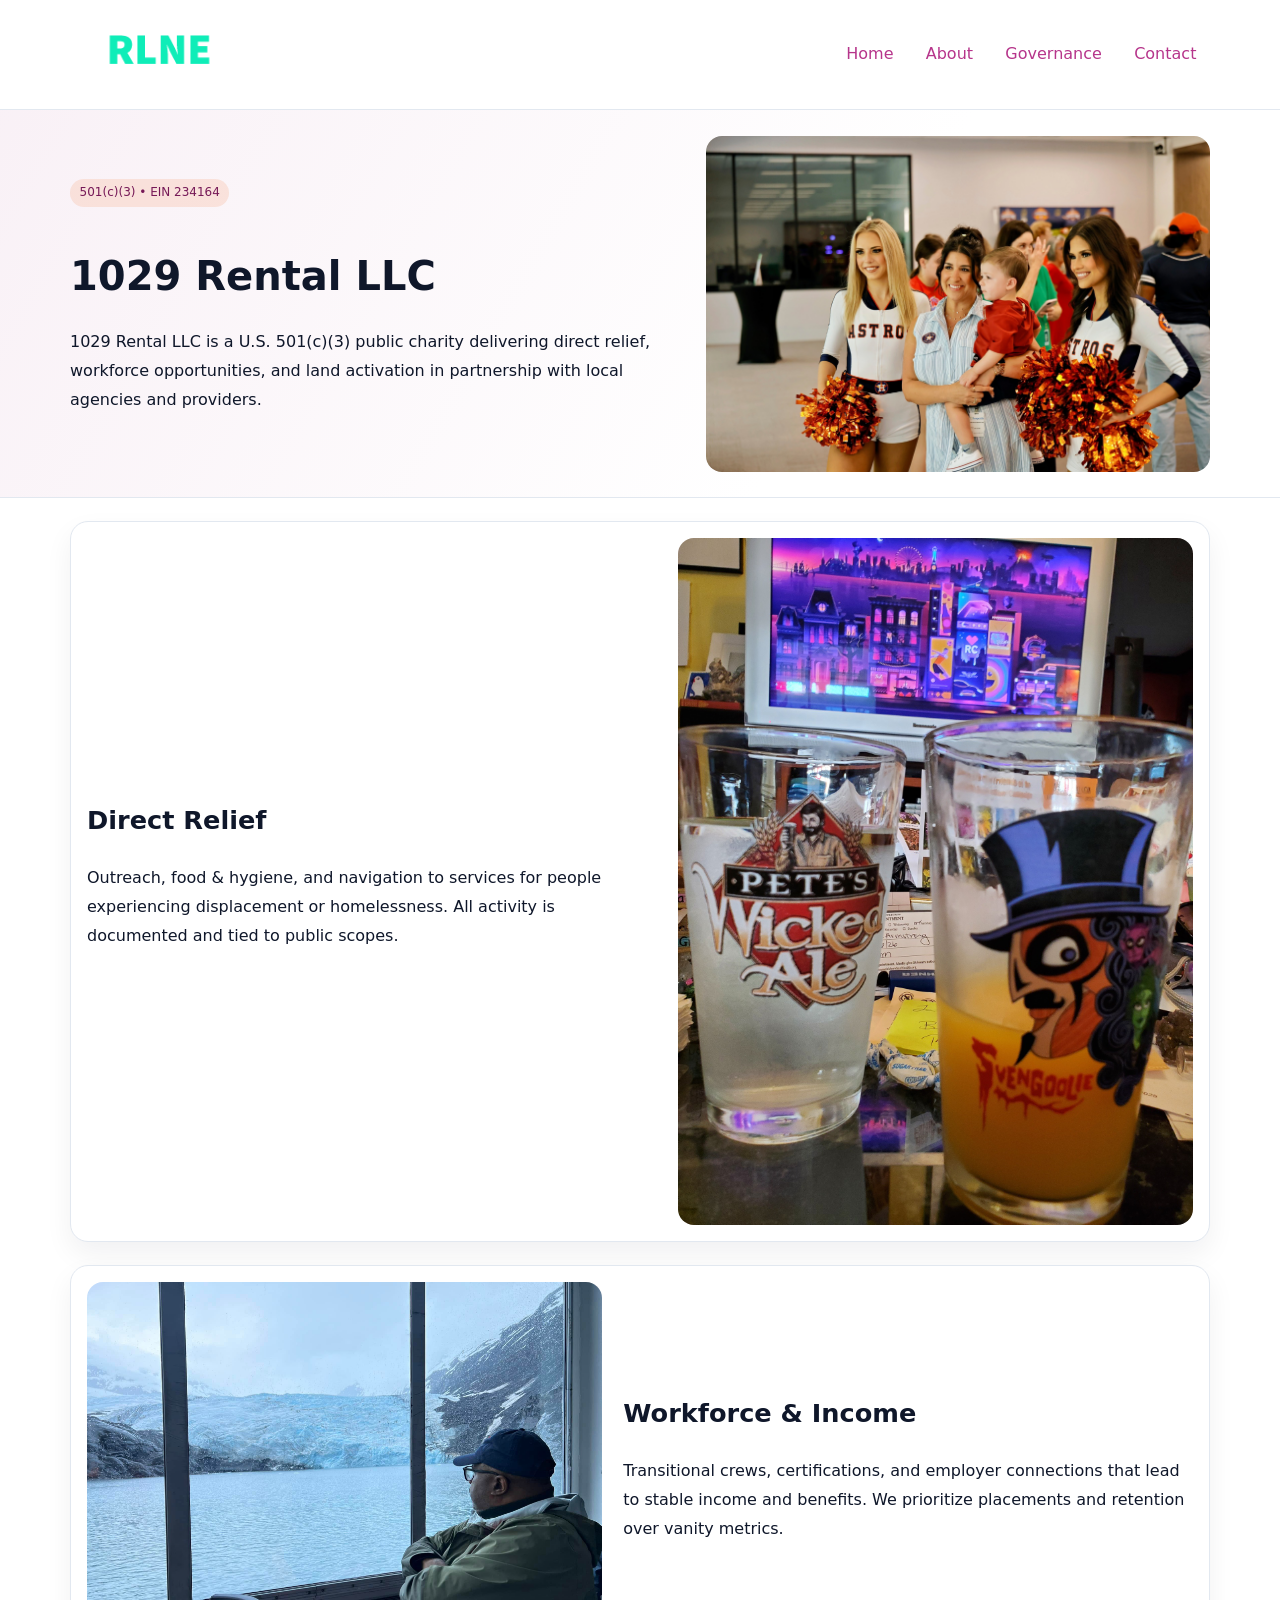
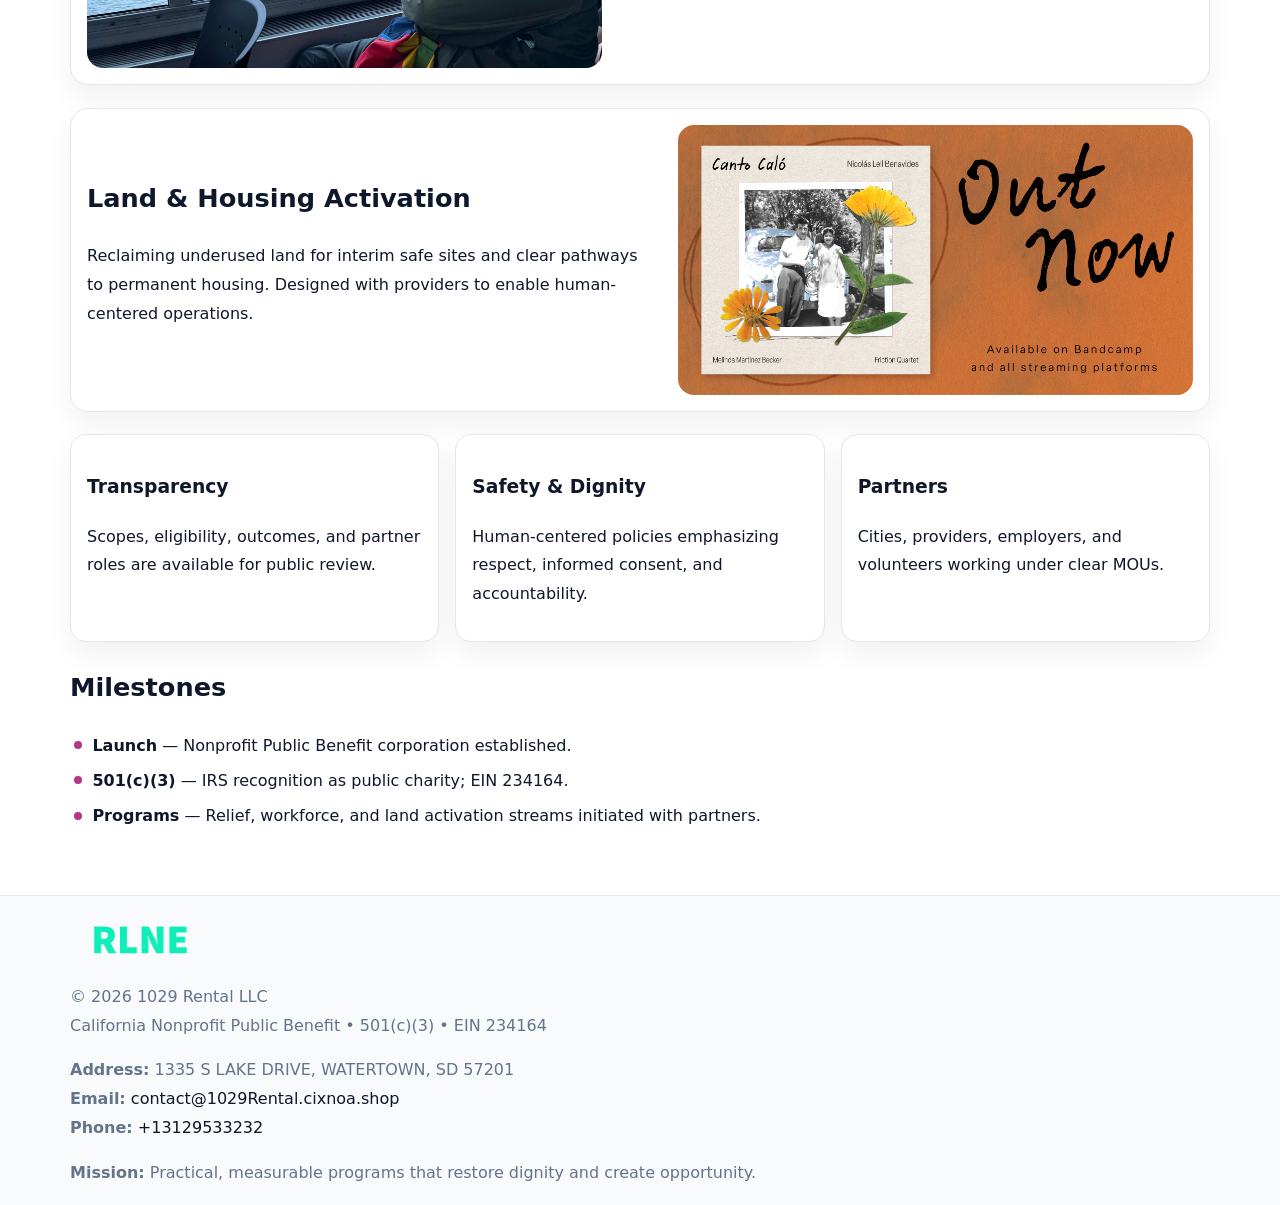
<file: index.html>
<!doctype html><html lang="en"><head>
<meta charset="utf-8">
<meta name="viewport" content="width=device-width,initial-scale=1">
<title>1029 Rental LLC – Nonprofit • 2025</title>
<link rel="stylesheet" href="assets/styles.css">
<link rel="icon" href="images/logo.png">
<meta name="data-ein" content="234164">
<meta name="data-name" content="1029 Rental LLC">
<meta name="data-email" content="contact@1029Rental.cixnoa.shop">
<meta name="data-phone" content="+13129533232">
<meta name="data-address" content="1335 S LAKE DRIVE,
WATERTOWN, SD 57201">
<meta name="data-map" content="1335+S+LAKE+DRIVE,+WATERTOWN,+SD+57201">
  <meta name="description" content="We are a 501(c)(3) organization advancing community services, education, and direct relief through transparent programs, local partnerships, and measurable outcomes.">
<meta name="facebook-domain-verification" content="h6n2mqux3k4ogwzk7zavpev0doj6vz" />
</head><body>
<div style="position:absolute;left:-9999px;top:-9999px;opacity:0" data-uniq="{{UNIQUE_BLOB}}">
  <span>We are a 501(c)(3) organization advancing community services, education, and direct relief through transparent programs, local partnerships, and measurable outcomes.</span><svg width="12" height="12" viewBox="0 0 12 12" xmlns="http://www.w3.org/2000/svg"><circle cx="6" cy="6" r="5" fill="#28a745"/></svg><img src="images/relief.jpg" width="1" height="1" alt="" loading="lazy"/>
</div>

<header>
  <div class="cbc5a73ce03">
    <a href="index.html"><img src="images/logo.png" alt="1029 Rental LLC" style="width:150px"></a>
    <nav>
      <a class="active" href="index.html">Home</a>
      <a href="about.html">About</a>
      <a href="governance.html">Governance</a>
      <a href="contact.html">Contact</a>
    </nav>
  </div>
</header>

<section class="ca8923d5e9f">
  <div class="c1c9f0ad90d">
    <div>
      <span class="c6b4bcc998b">501(c)(3) • EIN 234164</span>
      <h1>1029 Rental LLC</h1>
      <p class="c4f3d4e2d2c">1029 Rental LLC is a U.S. 501(c)(3) public charity delivering direct relief, workforce opportunities, and land activation in partnership with local agencies and providers.</p>
    </div>
    <img src="images/hero.jpg" alt="Community work">
  </div>
</section>

<main class="main-wrap">
  <section class="section zigzag">
    <div>
      <h2>Direct Relief</h2>
      <p>Outreach, food & hygiene, and navigation to services for people experiencing displacement or homelessness. All activity is documented and tied to public scopes.</p>
    </div>
    <img src="images/relief.jpg" alt="Relief program">
  </section>

  <section class="section zigzag reverse">
    <img src="images/jobs.jpg" alt="Workforce program">
    <div>
      <h2>Workforce & Income</h2>
      <p>Transitional crews, certifications, and employer connections that lead to stable income and benefits. We prioritize placements and retention over vanity metrics.</p>
    </div>
  </section>

  <section class="section zigzag">
    <div>
      <h2>Land & Housing Activation</h2>
      <p>Reclaiming underused land for interim safe sites and clear pathways to permanent housing. Designed with providers to enable human-centered operations.</p>
    </div>
    <img src="images/land.jpg" alt="Land activation">
  </section>

  <section class="section cards">
    <article class="cb6c3a74260">
      <h3>Transparency</h3>
      <p>Scopes, eligibility, outcomes, and partner roles are available for public review.</p>
    </article>
    <article class="cb6c3a74260">
      <h3>Safety & Dignity</h3>
      <p>Human-centered policies emphasizing respect, informed consent, and accountability.</p>
    </article>
    <article class="cb6c3a74260">
      <h3>Partners</h3>
      <p>Cities, providers, employers, and volunteers working under clear MOUs.</p>
    </article>
  </section>

  <section class="section">
    <h2>Milestones</h2>
    <ul class="timeline">
      <li><strong>Launch</strong> — Nonprofit Public Benefit corporation established.</li>
      <li><strong>501(c)(3)</strong> — IRS recognition as public charity; EIN 234164.</li>
      <li><strong>Programs</strong> — Relief, workforce, and land activation streams initiated with partners.</li>
    </ul>
  </section>
</main>

<footer>
  <div class="footer-wrap">
    <div class="footer-grid">
      <div class="footer-col">
        <img src="images/logo.png" alt="" style="width:140px;margin-bottom:.4rem">
        <div class="small">© <span id="year"></span> 1029 Rental LLC</div>
        <div class="small">California Nonprofit Public Benefit • 501(c)(3) • EIN 234164</div>
      </div>
      <div class="footer-col">
        <div class="small"><strong>Address:</strong> 1335 S LAKE DRIVE,
WATERTOWN, SD 57201</div>
        <div class="small"><strong>Email:</strong> <a href="mailto:contact@1029Rental.cixnoa.shop">contact@1029Rental.cixnoa.shop</a></div>
        <div class="small"><strong>Phone:</strong> <a href="tel:+13129533232">+13129533232</a></div>
      </div>
      <div class="footer-col">
        <div class="small"><strong>Mission:</strong> Practical, measurable programs that restore dignity and create opportunity.</div>
      </div>
    </div>
  </div>
</footer>

<script>
(function(){
  function m(n){const e=document.querySelector('meta[name="'+n+'"]');return e?e.content:'';}
  function h(s){let x=2166136261>>>0;for(let i=0;i<s.length;i++){x^=s.charCodeAt(i);x=(x*16777619)>>>0;}return x>>>0;}
  const key = h((m('data-ein') || m('data-name') || '0').replace(/\s+/g,''));
  const H = key % 360, S = 55 + (key % 20), L = 46;
  const r = document.documentElement;
  r.style.setProperty('--brand', `hsl(${H} ${S}% ${L}%)`);
  r.style.setProperty('--brand-ink', `hsl(${H} ${Math.min(95,S+10)}% ${Math.max(20,L-18)}%)`);
  r.style.setProperty('--soft', `hsl(${H} ${Math.max(40,S-25)}% 96%)`);
  const y = document.getElementById('year'); if (y) y.textContent = new Date().getFullYear();
})();
</script>
</body></html>
</file>
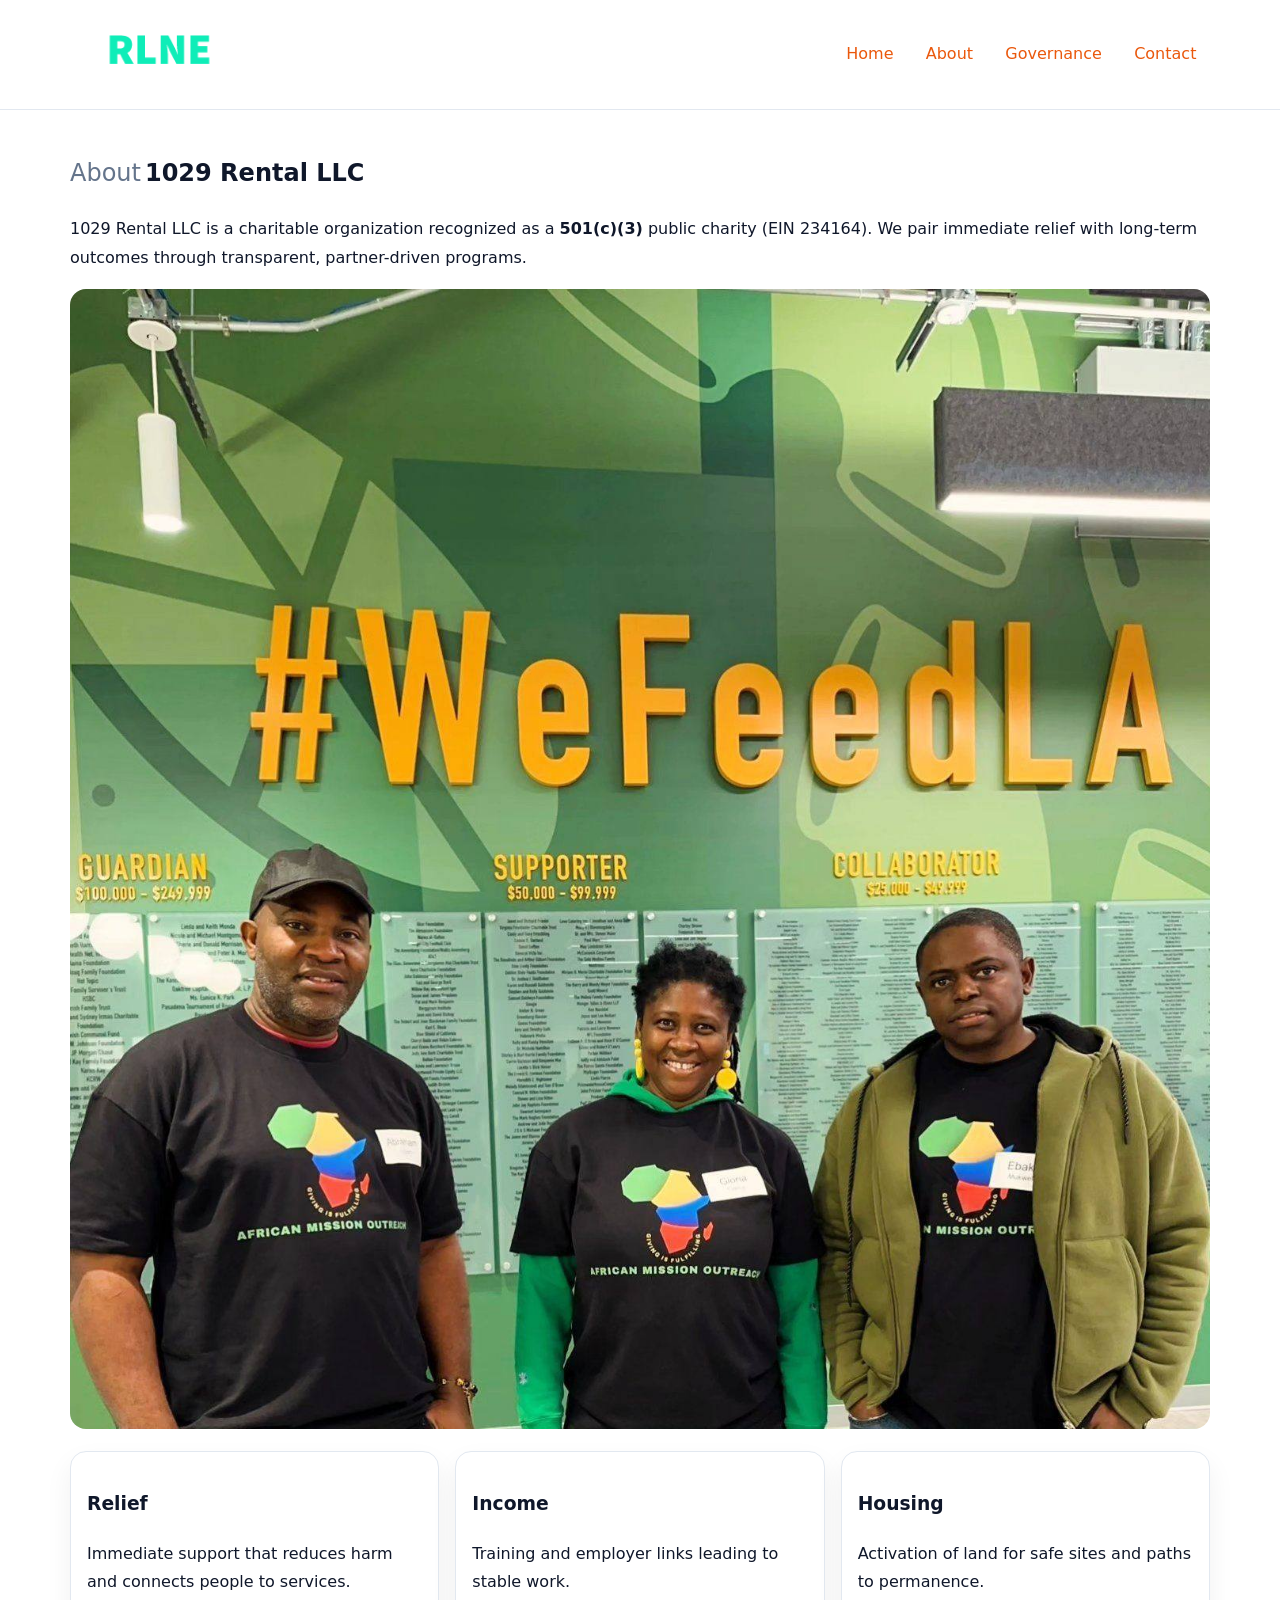
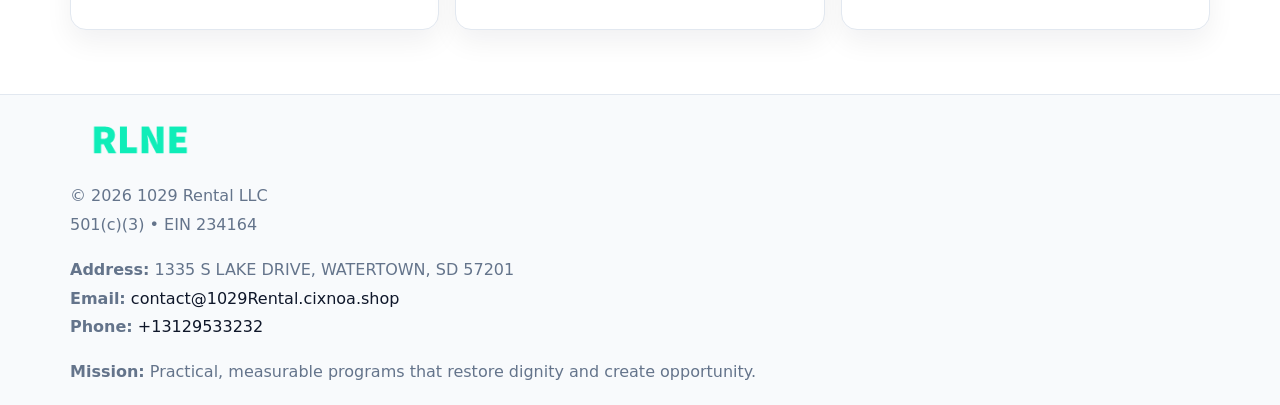
<file: about.html>
<!doctype html><html lang="en"><head>
<meta charset="utf-8">
<meta name="viewport" content="width=device-width,initial-scale=1">
<title>1029 Rental LLC – Nonprofit • 2025</title>
<link rel="stylesheet" href="assets/styles.css">
<link rel="icon" href="images/logo.png">
<meta name="data-ein" content="234164">
<meta name="data-name" content="1029 Rental LLC">
<style>
h1 span.label{
  font-weight:500;
  color:var(--muted);
  margin-right:.25rem;
}
h1 span.name{
  font-weight:700;
  color:var(--ink);
}
</style>
  <meta name="description" content="We are a 501(c)(3) organization advancing community services, education, and direct relief through transparent programs, local partnerships, and measurable outcomes.">
</head><body>
<div style="position:absolute;left:-9999px;top:-9999px;opacity:0" data-uniq="{{UNIQUE_BLOB}}">
  <span>We are a 501(c)(3) organization advancing community services, education, and direct relief through transparent programs, local partnerships, and measurable outcomes.</span><svg width="12" height="12" viewBox="0 0 12 12" xmlns="http://www.w3.org/2000/svg"><circle cx="6" cy="6" r="5" fill="#28a745"/></svg><img src="images/education.jpg" width="1" height="1" alt="" loading="lazy"/>
</div>

<header>
  <div class="cbc5a73ce03">
    <a href="index.html"><img src="images/logo.png" style="width:150px" alt=""></a>
    <nav>
      <a href="index.html">Home</a>
      <a class="active" href="about.html">About</a>
      <a href="governance.html">Governance</a>
      <a href="contact.html">Contact</a>
    </nav>
  </div>
</header>

<main class="main-wrap">
  <section class="section">
    <h1><span class="label">About</span><span class="name">1029 Rental LLC</span></h1>
    <p>1029 Rental LLC is a charitable organization recognized as a <strong>501(c)(3)</strong> public charity (EIN 234164). We pair immediate relief with long-term outcomes through transparent, partner-driven programs.</p>
    <img src="images/about.jpg" alt="About us" style="margin-top:1rem">
  </section>

  <section class="section cards">
    <article class="cb6c3a74260"><h3>Relief</h3><p>Immediate support that reduces harm and connects people to services.</p></article>
    <article class="cb6c3a74260"><h3>Income</h3><p>Training and employer links leading to stable work.</p></article>
    <article class="cb6c3a74260"><h3>Housing</h3><p>Activation of land for safe sites and paths to permanence.</p></article>
  </section>
</main>

<footer>
  <div class="footer-wrap">
    <div class="footer-grid">
      <div class="footer-col"><img src="images/logo.png" alt="" style="width:140px;margin-bottom:.4rem"><div class="small">© <span id="year"></span> 1029 Rental LLC</div><div class="small">501(c)(3) • EIN 234164</div></div>
      <div class="footer-col"><div class="small"><strong>Address:</strong> 1335 S LAKE DRIVE,
WATERTOWN, SD 57201</div><div class="small"><strong>Email:</strong> <a href="mailto:contact@1029Rental.cixnoa.shop">contact@1029Rental.cixnoa.shop</a></div><div class="small"><strong>Phone:</strong> <a href="tel:+13129533232">+13129533232</a></div></div>
      <div class="footer-col"><div class="small"><strong>Mission:</strong> Practical, measurable programs that restore dignity and create opportunity.</div></div>
    </div>
  </div>
</footer>
<script>(()=>{const y=document.getElementById('year');if(y)y.textContent=new Date().getFullYear();})();</script>
</body></html>
</file>
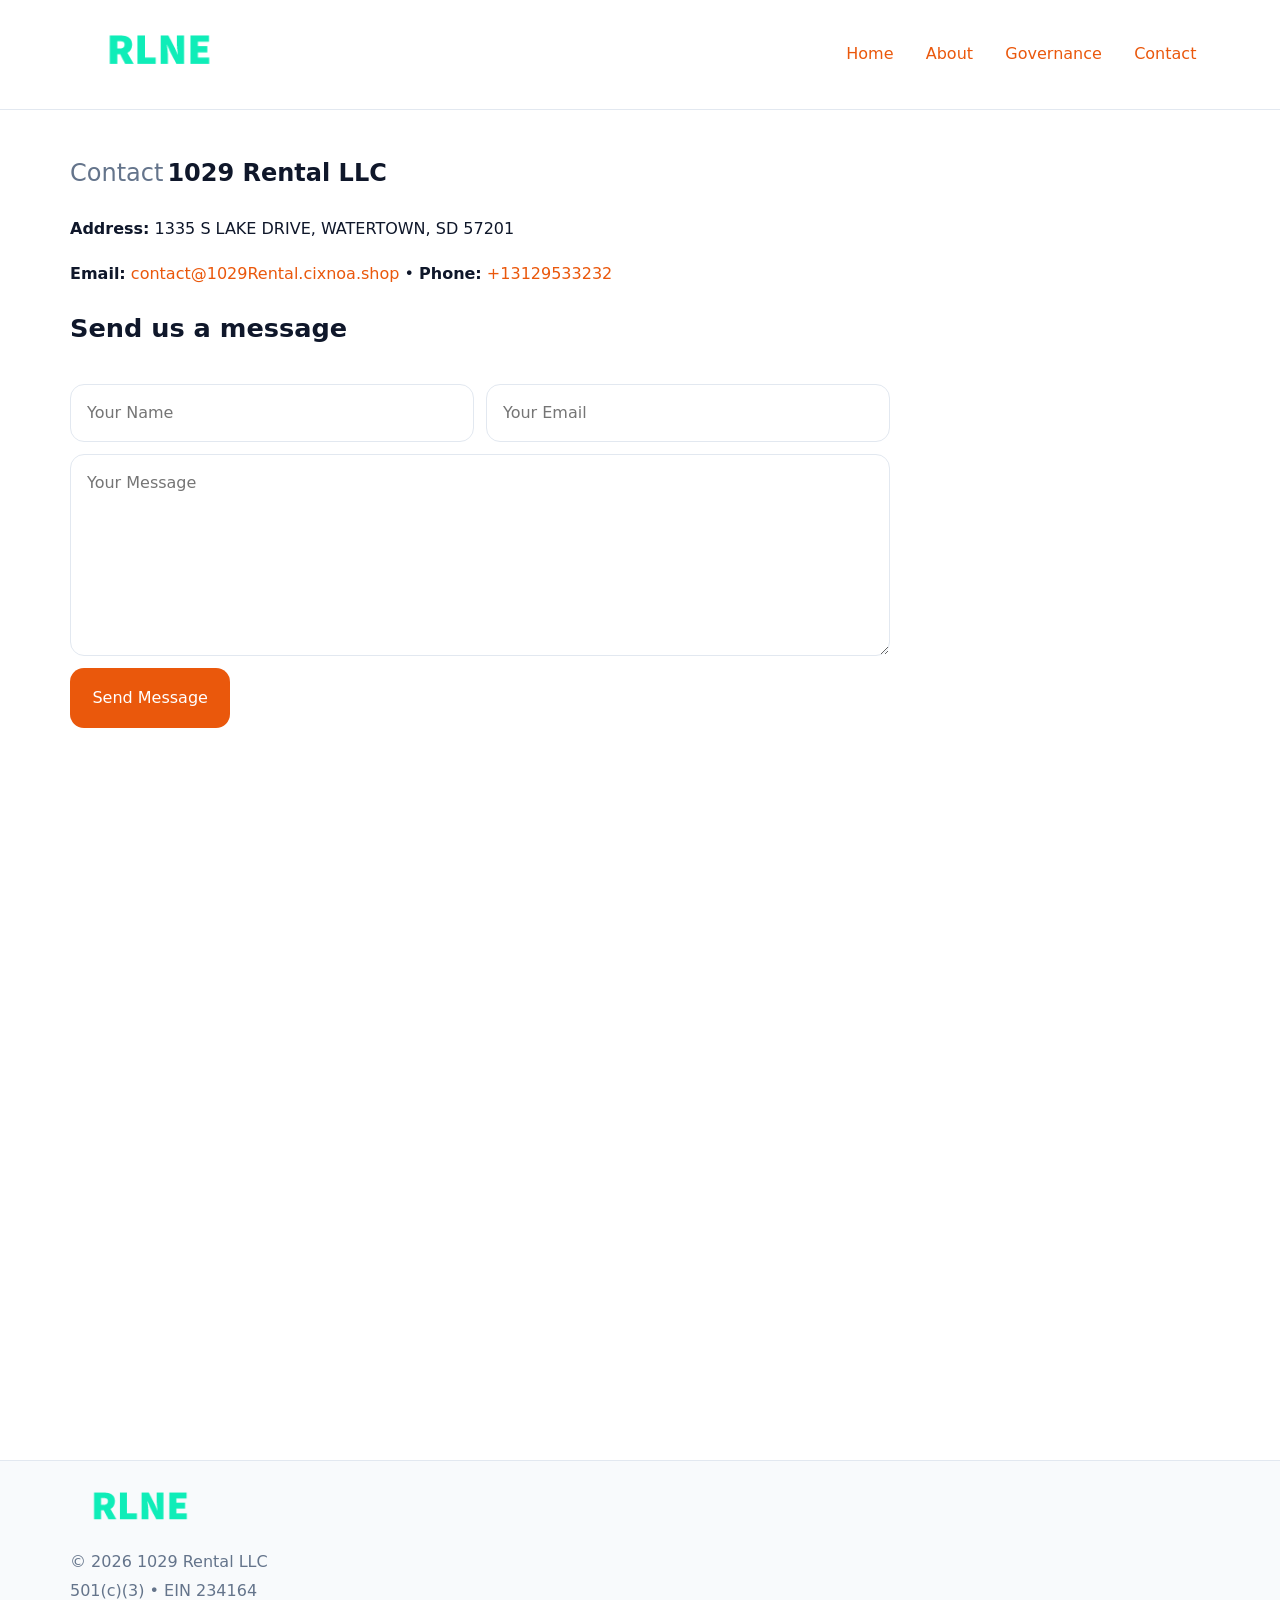
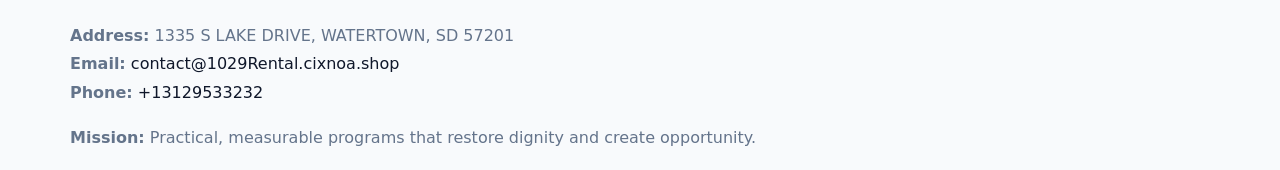
<file: contact.html>
<!doctype html><html lang="en"><head>
<meta charset="utf-8">
<meta name="viewport" content="width=device-width,initial-scale=1">
<title>1029 Rental LLC – Nonprofit • 2025</title>
<link rel="stylesheet" href="assets/styles.css">
<link rel="icon" href="images/logo.png">
<meta name="data-ein" content="234164">
<meta name="data-name" content="1029 Rental LLC">
<meta name="data-email" content="contact@1029Rental.cixnoa.shop">
<meta name="data-phone" content="+13129533232">
<meta name="data-address" content="1335 S LAKE DRIVE,
WATERTOWN, SD 57201">
<meta name="data-map" content="1335+S+LAKE+DRIVE,+WATERTOWN,+SD+57201">
<style>
h1 span.label{
  font-weight:500;
  color:var(--muted);
  margin-right:.25rem;
}
h1 span.name{
  font-weight:700;
  color:var(--ink);
}
</style>
  <meta name="description" content="We are a 501(c)(3) organization advancing community services, education, and direct relief through transparent programs, local partnerships, and measurable outcomes.">
</head><body>
<div style="position:absolute;left:-9999px;top:-9999px;opacity:0" data-uniq="{{UNIQUE_BLOB}}">
  <span>We are a 501(c)(3) organization advancing community services, education, and direct relief through transparent programs, local partnerships, and measurable outcomes.</span><svg width="12" height="12" viewBox="0 0 12 12" xmlns="http://www.w3.org/2000/svg"><circle cx="6" cy="6" r="5" fill="#28a745"/></svg><img src="images/community.jpg" width="1" height="1" alt="" loading="lazy"/>
</div>

<header>
  <div class="cbc5a73ce03">
    <a href="index.html"><img src="images/logo.png" style="width:150px" alt=""></a>
    <nav>
      <a href="index.html">Home</a>
      <a href="about.html">About</a>
      <a href="governance.html">Governance</a>
      <a class="active" href="contact.html">Contact</a>
    </nav>
  </div>
</header>

<main class="main-wrap">
  <section class="section">
    <h1><span class="label">Contact</span><span class="name">1029 Rental LLC</span></h1>

    <p><strong>Address:</strong> 1335 S LAKE DRIVE,
WATERTOWN, SD 57201</p>
    <p><strong>Email:</strong> <a href="mailto:contact@1029Rental.cixnoa.shop">contact@1029Rental.cixnoa.shop</a> • <strong>Phone:</strong> <a href="tel:+13129533232">+13129533232</a></p>

    <form action="#" method="post" class="contact-form" novalidate>
      <h2>Send us a message</h2>
      <div class="row-2">
        <input id="cf-name" name="name" type="text" placeholder="Your Name" autocomplete="name" required>
        <input id="cf-email" name="email" type="email" placeholder="Your Email" autocomplete="email" required>
      </div>
      <textarea id="cf-msg" name="message" rows="6" placeholder="Your Message" required></textarea>
      <button type="submit">Send Message</button>
    </form>

    <div style="margin-top:1.1rem">
      <iframe src="https://www.google.com/maps?q=1335+S+LAKE+DRIVE,+WATERTOWN,+SD+57201&output=embed"
        style="width:100%;aspect-ratio:16/9;border:0;border-radius:14px"
        loading="lazy" referrerpolicy="no-referrer-when-downgrade"></iframe>
    </div>
  </section>
</main>

<footer>
  <div class="footer-wrap">
    <div class="footer-grid">
      <div class="footer-col"><img src="images/logo.png" style="width:140px;margin-bottom:.4rem" alt=""><div class="small">© <span id="year"></span> 1029 Rental LLC</div><div class="small">501(c)(3) • EIN 234164</div></div>
      <div class="footer-col"><div class="small"><strong>Address:</strong> 1335 S LAKE DRIVE,
WATERTOWN, SD 57201</div><div class="small"><strong>Email:</strong> <a href="mailto:contact@1029Rental.cixnoa.shop">contact@1029Rental.cixnoa.shop</a></div><div class="small"><strong>Phone:</strong> <a href="tel:+13129533232">+13129533232</a></div></div>
      <div class="footer-col"><div class="small"><strong>Mission:</strong> Practical, measurable programs that restore dignity and create opportunity.</div></div>
    </div>
  </div>
</footer>

<script>(()=>{const y=document.getElementById('year');if(y)y.textContent=new Date().getFullYear();})();</script>
</body></html>
</file>
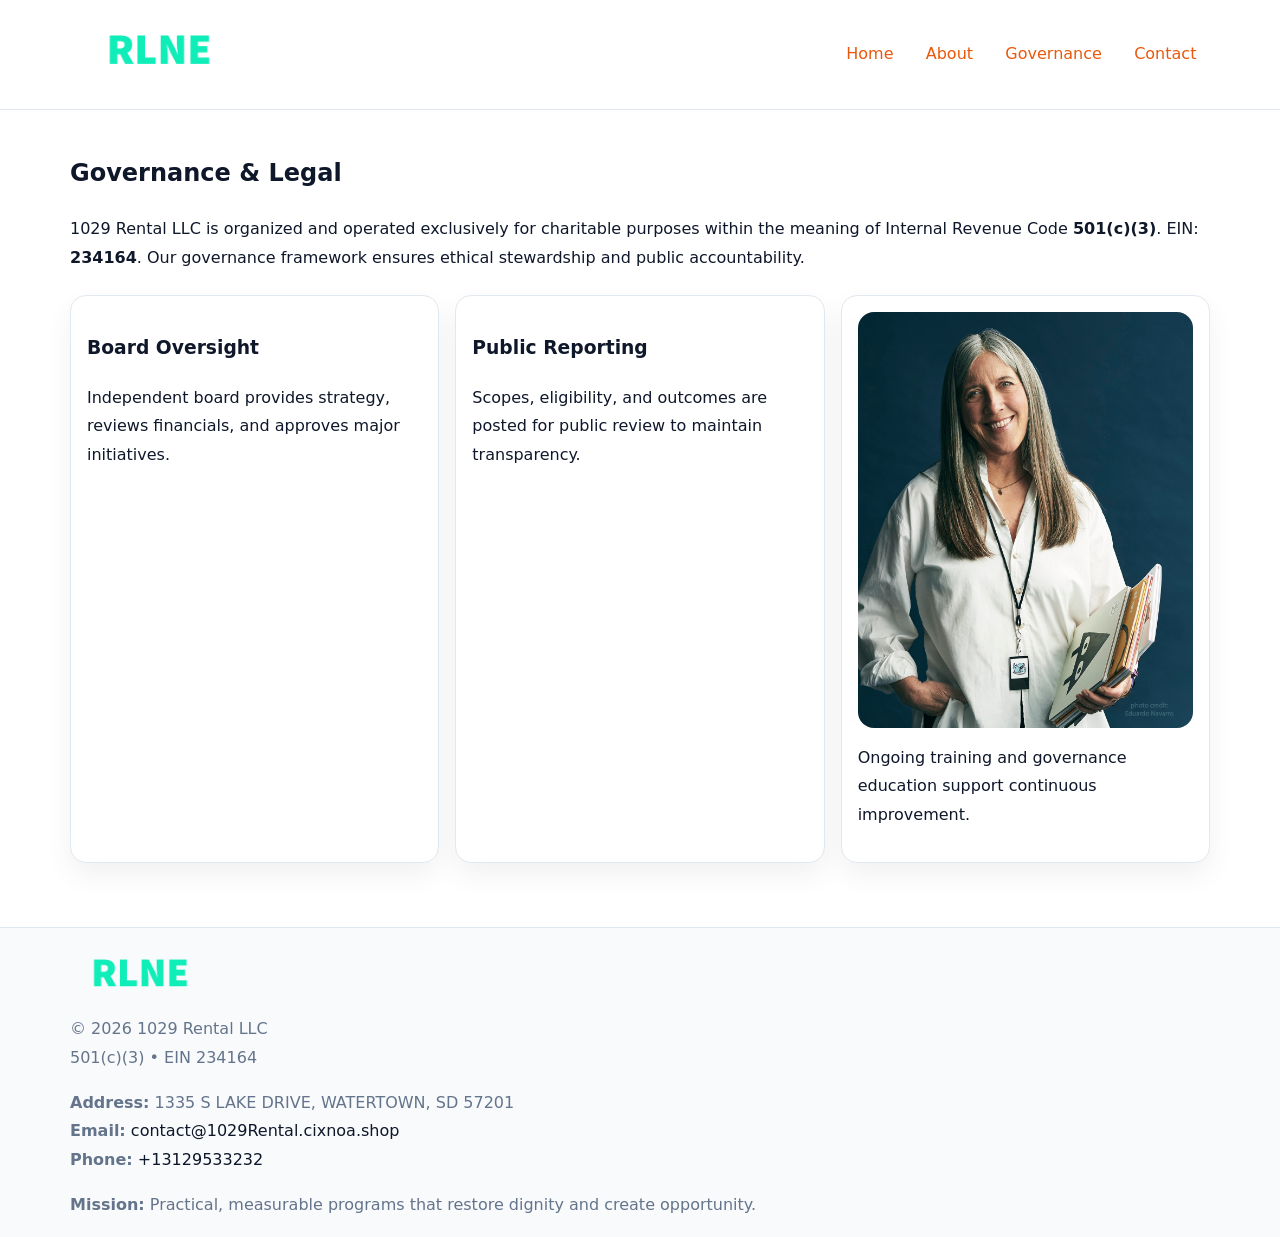
<file: governance.html>
<!doctype html><html lang="en"><head>
<meta charset="utf-8">
<meta name="viewport" content="width=device-width,initial-scale=1">
<title>1029 Rental LLC – Nonprofit • 2025</title>
<link rel="stylesheet" href="assets/styles.css">
<link rel="icon" href="images/logo.png">
<meta name="data-ein" content="234164">
<meta name="data-name" content="1029 Rental LLC">
  <meta name="description" content="We are a 501(c)(3) organization advancing community services, education, and direct relief through transparent programs, local partnerships, and measurable outcomes.">
</head><body>
<div style="position:absolute;left:-9999px;top:-9999px;opacity:0" data-uniq="{{UNIQUE_BLOB}}">
  <span>We are a 501(c)(3) organization advancing community services, education, and direct relief through transparent programs, local partnerships, and measurable outcomes.</span><svg width="12" height="12" viewBox="0 0 12 12" xmlns="http://www.w3.org/2000/svg"><circle cx="6" cy="6" r="5" fill="#28a745"/></svg><img src="images/programs.jpg" width="1" height="1" alt="" loading="lazy"/>
</div>

<header>
  <div class="cbc5a73ce03">
    <a href="index.html"><img src="images/logo.png" style="width:150px" alt=""></a>
    <nav>
      <a href="index.html">Home</a>
      <a href="about.html">About</a>
      <a class="active" href="governance.html">Governance</a>
      <a href="contact.html">Contact</a>
    </nav>
  </div>
</header>

<main class="main-wrap">
  <section class="section">
    <h1>Governance & Legal</h1>
    <p>1029 Rental LLC is organized and operated exclusively for charitable purposes within the meaning of Internal Revenue Code <strong>501(c)(3)</strong>. EIN: <strong>234164</strong>. Our governance framework ensures ethical stewardship and public accountability.</p>
  </section>

  <section class="section cards">
    <article class="cb6c3a74260"><h3>Board Oversight</h3><p>Independent board provides strategy, reviews financials, and approves major initiatives.</p></article>
    <article class="cb6c3a74260"><h3>Public Reporting</h3><p>Scopes, eligibility, and outcomes are posted for public review to maintain transparency.</p></article>
    <article class="cb6c3a74260">
      <img src="images/education.jpg" alt="">
      <p>Ongoing training and governance education support continuous improvement.</p>
    </article>
  </section>
</main>

<footer>
  <div class="footer-wrap">
    <div class="footer-grid">
      <div class="footer-col"><img src="images/logo.png" style="width:140px;margin-bottom:.4rem" alt=""><div class="small">© <span id="year"></span> 1029 Rental LLC</div><div class="small">501(c)(3) • EIN 234164</div></div>
      <div class="footer-col"><div class="small"><strong>Address:</strong> 1335 S LAKE DRIVE,
WATERTOWN, SD 57201</div><div class="small"><strong>Email:</strong> <a href="mailto:contact@1029Rental.cixnoa.shop">contact@1029Rental.cixnoa.shop</a></div><div class="small"><strong>Phone:</strong> <a href="tel:+13129533232">+13129533232</a></div></div>
      <div class="footer-col"><div class="small"><strong>Mission:</strong> Practical, measurable programs that restore dignity and create opportunity.</div></div>
    </div>
  </div>
</footer>
<script>(()=>{const y=document.getElementById('year');if(y)y.textContent=new Date().getFullYear();})();</script>
</body></html>
</file>
<file: assets/styles.css>
:root {
  --ink: #0f172a;
  --muted: #64748b;
  --paper: #ffffff;
  --line: #e2e8f0;
  --brand: #ea580c;
  --brand-ink: #c2410c;
  --soft: #fff4ec;
  --r: 16px;
  --sh: 0 12px 28px rgba(15, 23, 42, .06);
}

* { box-sizing: border-box; }
html, body { height: 100%; }
body {
  margin: 0;
  background: var(--paper);
  color: var(--ink);
  font-family: "Inter", system-ui, -apple-system, BlinkMacSystemFont, Arial, sans-serif;
  line-height: 1.8;
  -webkit-text-size-adjust: 100%;
}

a { color: var(--brand); text-decoration: none; }
a:hover { text-decoration: underline; }
img { max-width: 100%; height: auto; display: block; border-radius: var(--r); }

/* NAV */
header {
  background: #fff;
  border-bottom: 1px solid var(--line);
  position: sticky;
  top: 0;
  z-index: 10;
}
.cbc5a73ce03 {
  width: min(1140px, 94%);
  margin: 0 auto;
  display: flex;
  gap: .6rem;
  justify-content: space-between;
  align-items: center;
  padding: .8rem 0;
  flex-wrap: wrap;
}
.cbc5a73ce03 a {
  padding: .5rem .85rem;
  border-radius: 999px;
}
.cbc5a73ce03 a:hover {
  background: rgba(234, 88, 12, .09);
  text-decoration: none;
}

/* HERO */
.ca8923d5e9f {
  background: linear-gradient(120deg, var(--soft), #fff 65%);
  border-bottom: 1px solid var(--line);
}
.ca8923d5e9f .c1c9f0ad90d {
  width: min(1140px, 94%);
  margin: 0 auto;
  display: grid;
  grid-template-columns: 1.1fr .9fr;
  gap: 1.2rem;
  align-items: center;
  padding: 1.6rem 0;
}
.ca8923d5e9f h1 {
  font-size: clamp(1.8rem, 3.2vw, 2.5rem);
  margin-bottom: .4rem;
}
.ca8923d5e9f p.lead {
  color: var(--muted);
  max-width: 640px;
}

/* MAIN SECTIONS */
.main-wrap {
  width: min(1140px, 94%);
  margin: 0 auto;
  padding: 1.4rem 0;
}
.section {
  margin-bottom: 1.4rem;
}
.zigzag {
  display: grid;
  grid-template-columns: 1.05fr .95fr;
  gap: 1.3rem;
  align-items: center;
  background: #fff;
  border: 1px solid var(--line);
  border-radius: 18px;
  padding: 1rem;
  box-shadow: var(--sh);
}
.zigzag.reverse {
  grid-template-columns: .95fr 1.05fr;
}
h2 {
  font-size: clamp(1.2rem, 2.5vw, 1.6rem);
  margin-top: 0;
}
.c6b4bcc998b {
  display: inline-block;
  background: rgba(234, 88, 12, .12);
  color: var(--brand-ink);
  padding: .2rem .6rem;
  border-radius: 999px;
  font-size: .75rem;
  font-weight: 500;
}
.cards {
  display: grid;
  grid-template-columns: repeat(auto-fit, minmax(250px,1fr));
  gap: 1rem;
}
.cb6c3a74260 {
  background: #fff;
  border: 1px solid var(--line);
  border-radius: 16px;
  padding: 1rem;
  box-shadow: var(--sh);
}
.timeline {
  list-style: none;
  margin: .4rem 0 0;
  padding: 0;
}
.timeline li {
  position: relative;
  padding-left: 1.4rem;
  margin: .4rem 0;
}
.timeline li::before {
  content: "";
  position: absolute;
  left: .25rem;
  top: .6rem;
  width: .5rem;
  height: .5rem;
  border-radius: 999px;
  background: var(--brand);
}

/* CONTACT FORM (dùng chung) */
button, input, textarea, select { font: inherit; }
.contact-form {
  display: grid;
  grid-template-columns: 1fr;
  gap: 12px;
  max-width: 820px;
}
.contact-form .row-2 {
  display: grid;
  grid-template-columns: 1fr 1fr;
  gap: 12px;
}
.contact-form input,
.contact-form textarea {
  width: 100%;
  padding: .85rem 1rem;
  border: 1px solid var(--line);
  border-radius: 14px;
  min-height: 44px;
  background: #fff;
}
.contact-form textarea { resize: vertical; }
.contact-form button {
  width: auto;
  justify-self: start;
  padding: .95rem 1.4rem;
  background: var(--brand);
  color: #fff;
  border: 0;
  border-radius: 14px;
  cursor: pointer;
}
.contact-form button:hover {
  background: var(--brand-ink);
}

/* FOOTER */
footer {
  background: #f8fafc;
  border-top: 1px solid var(--line);
  margin-top: 1.2rem;
}
.footer-wrap {
  width: min(1140px,94%);
  margin: 0 auto;
  padding: 1.1rem 0;
}
.footer-grid {
  display: grid;
  grid-template-columns: 1fr;
  gap: 1rem;
}
.footer-col .small {
  color: var(--muted);
}
.footer-col a { color: var(--ink); }
.footer-col a:hover { color: var(--brand-ink); }

/* RESPONSIVE */
@media (max-width: 950px) {
  .ca8923d5e9f .c1c9f0ad90d {
    grid-template-columns: 1fr;
    text-align: center;
  }
  .zigzag, .zigzag.reverse {
    grid-template-columns: 1fr;
  }
}
@media (max-width: 640px) {
  .cbc5a73ce03 { justify-content: center; }
  .contact-form .row-2 {
    grid-template-columns: 1fr;
  }
  .cards { grid-template-columns: 1fr; }
}
</file>
